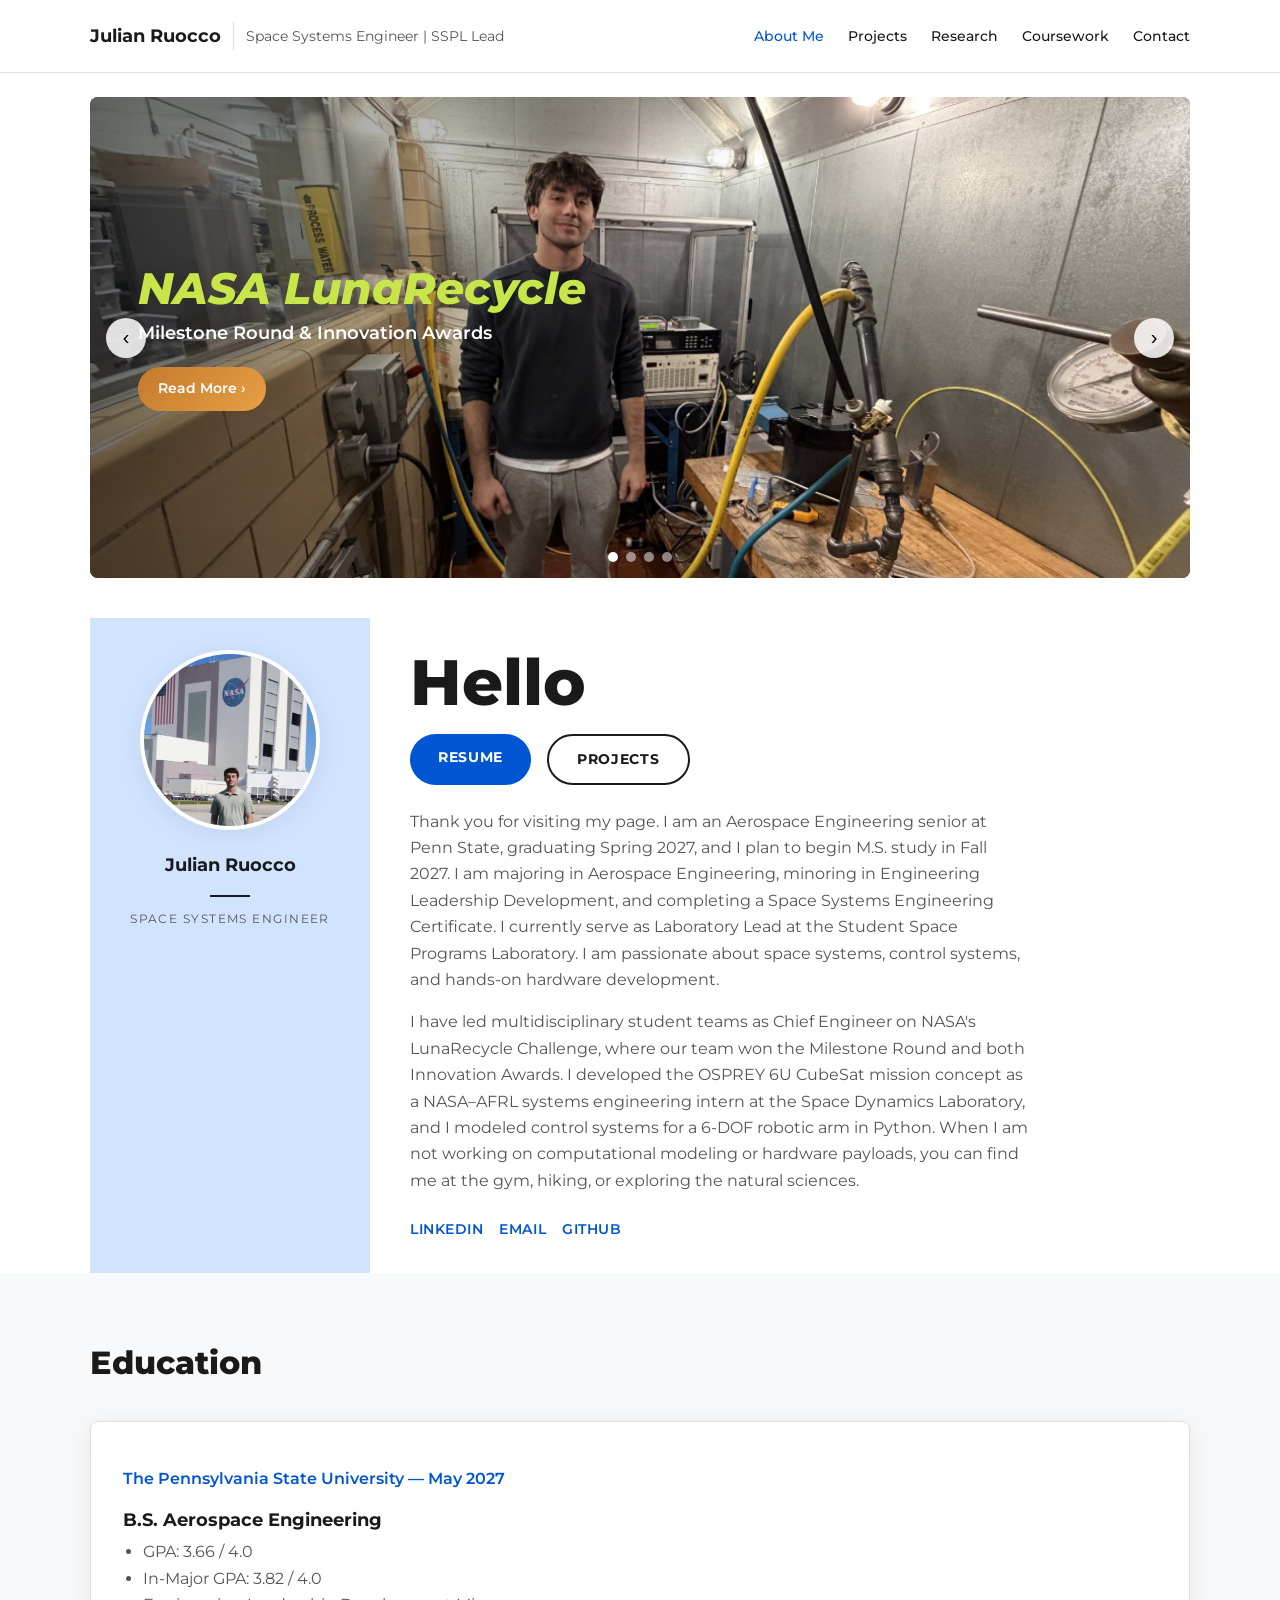
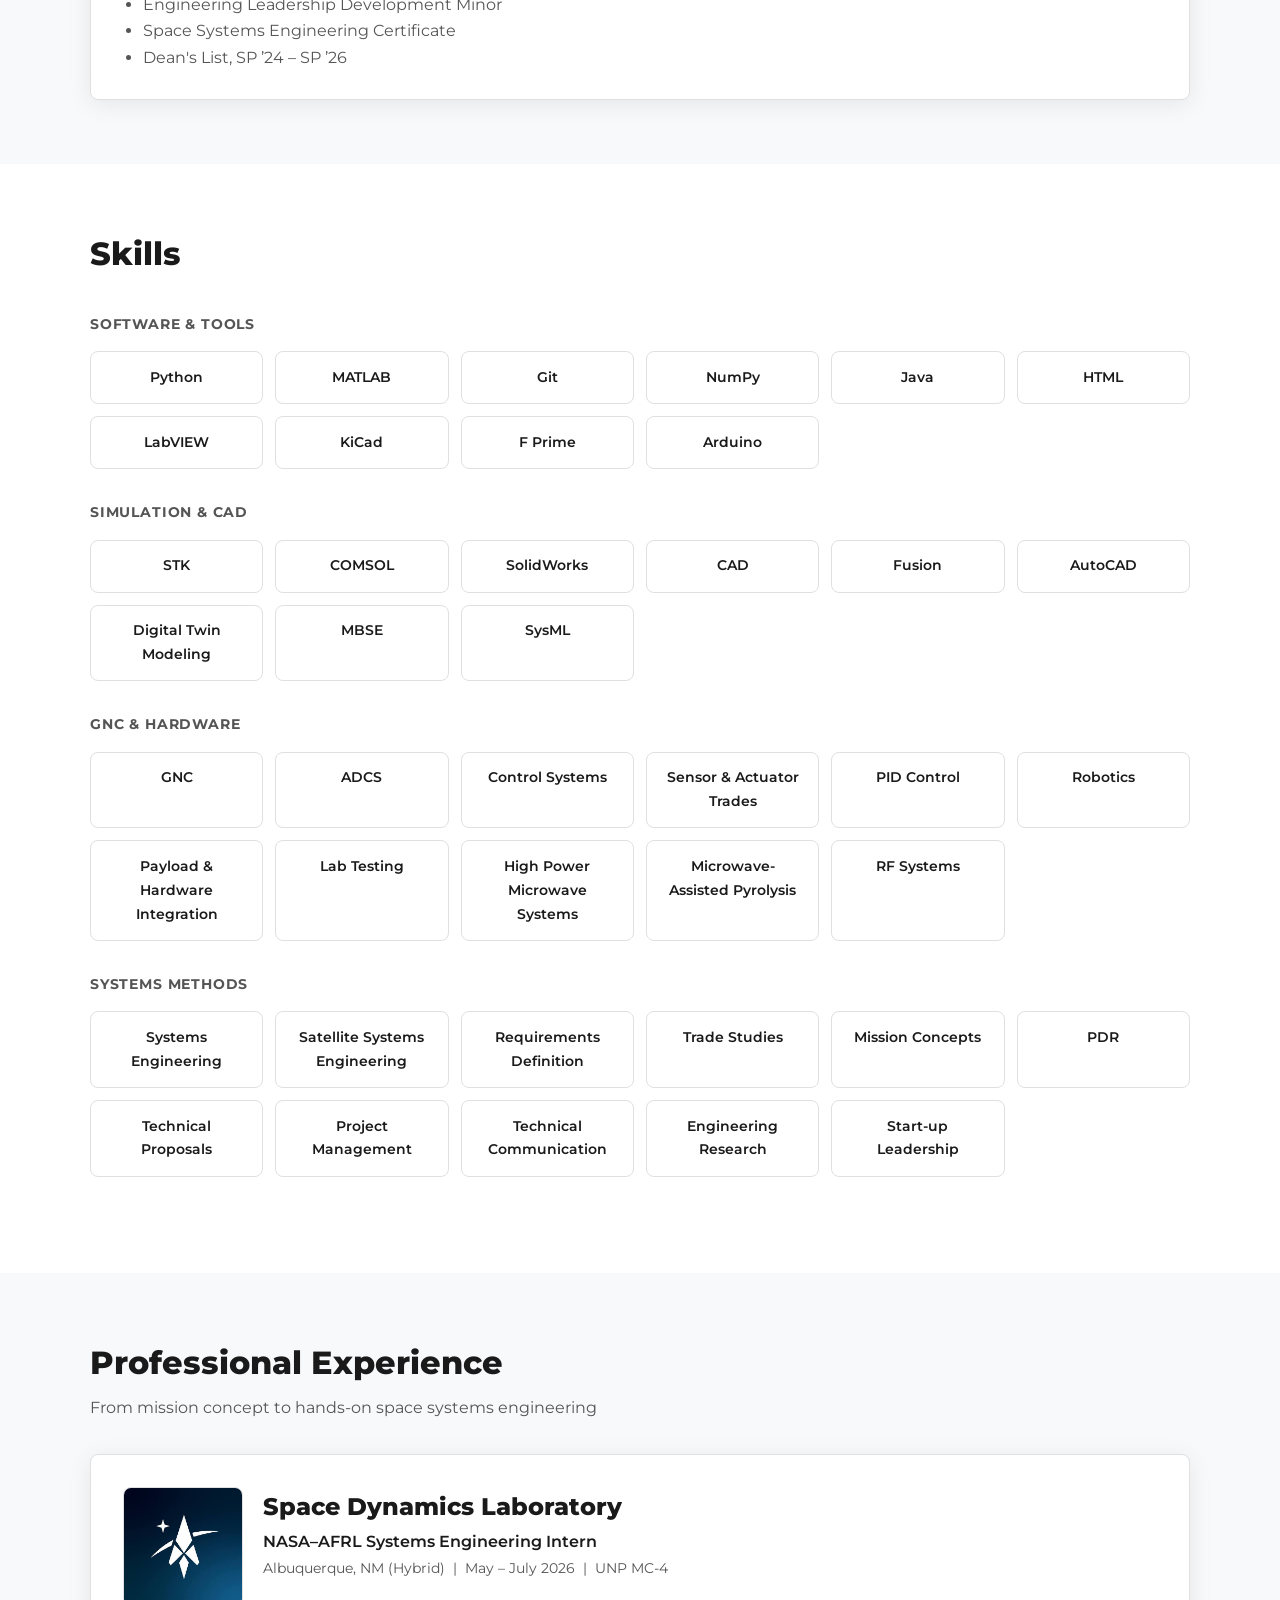
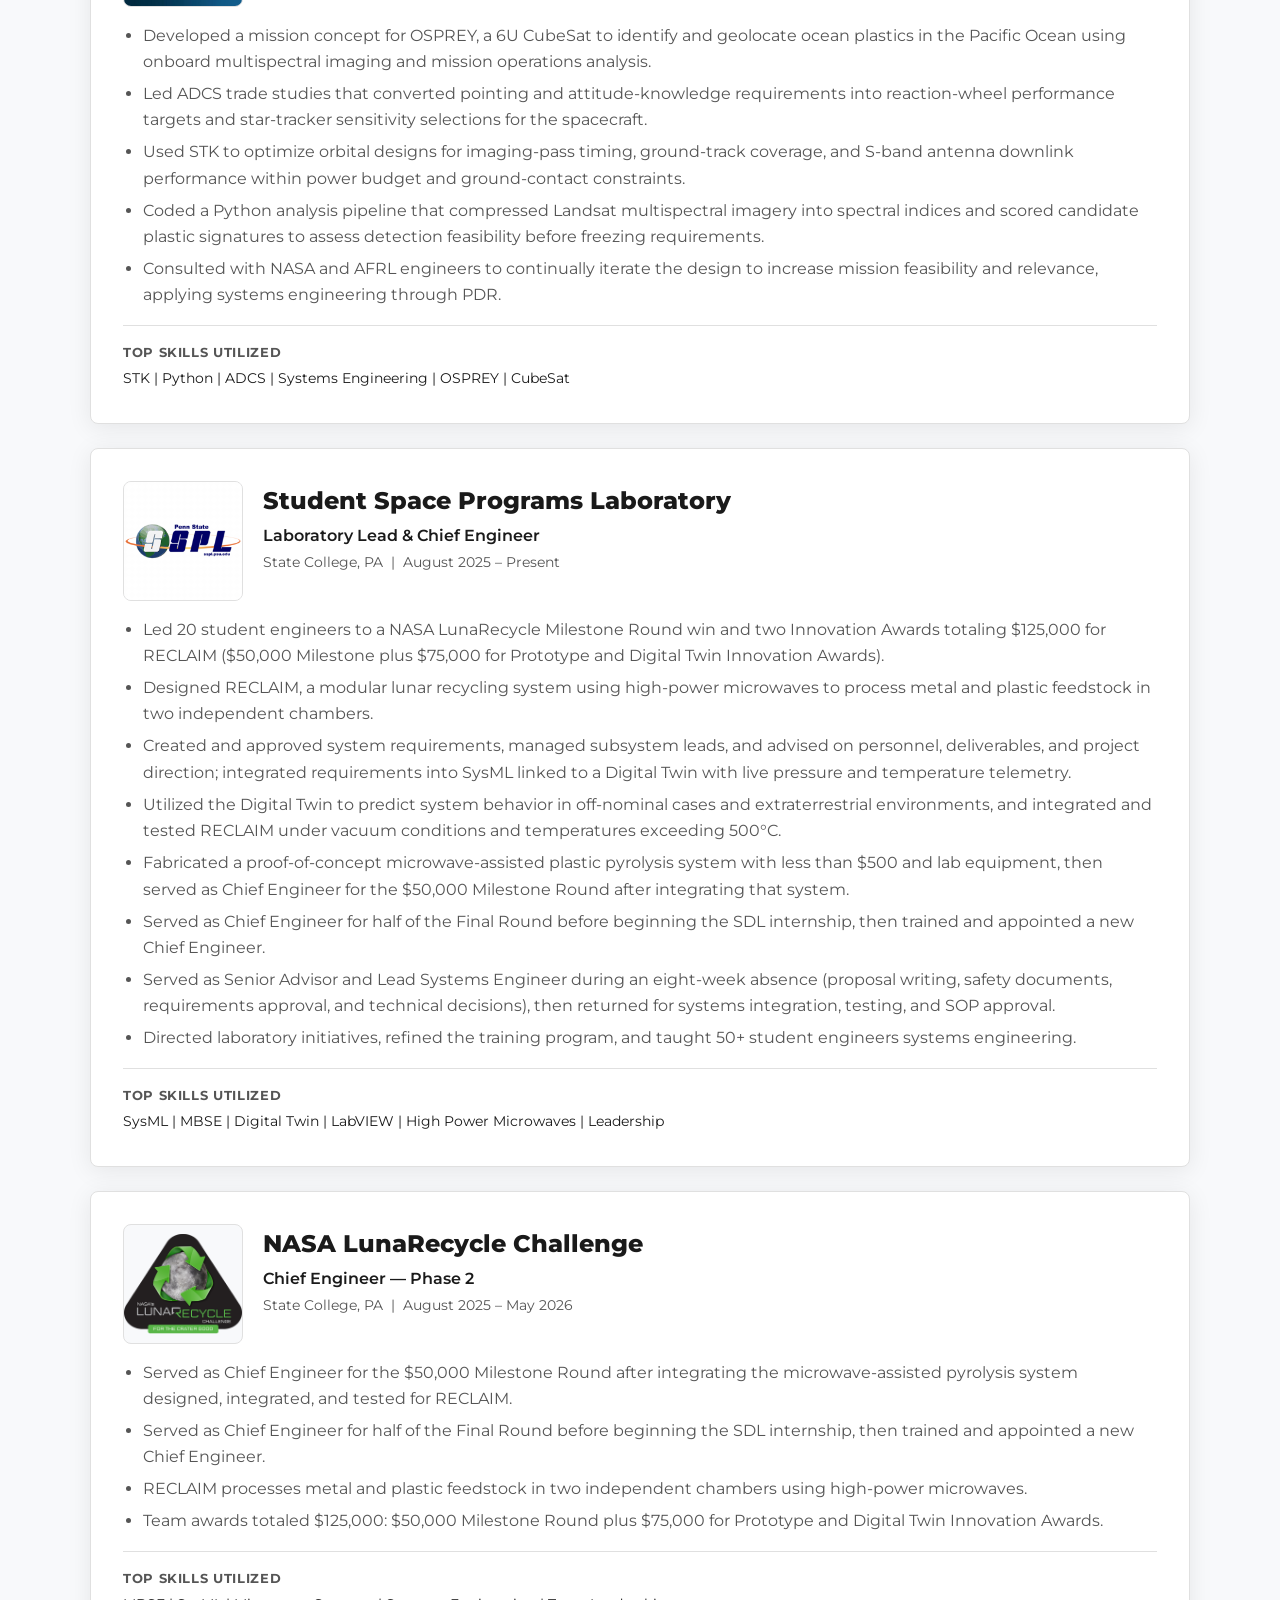
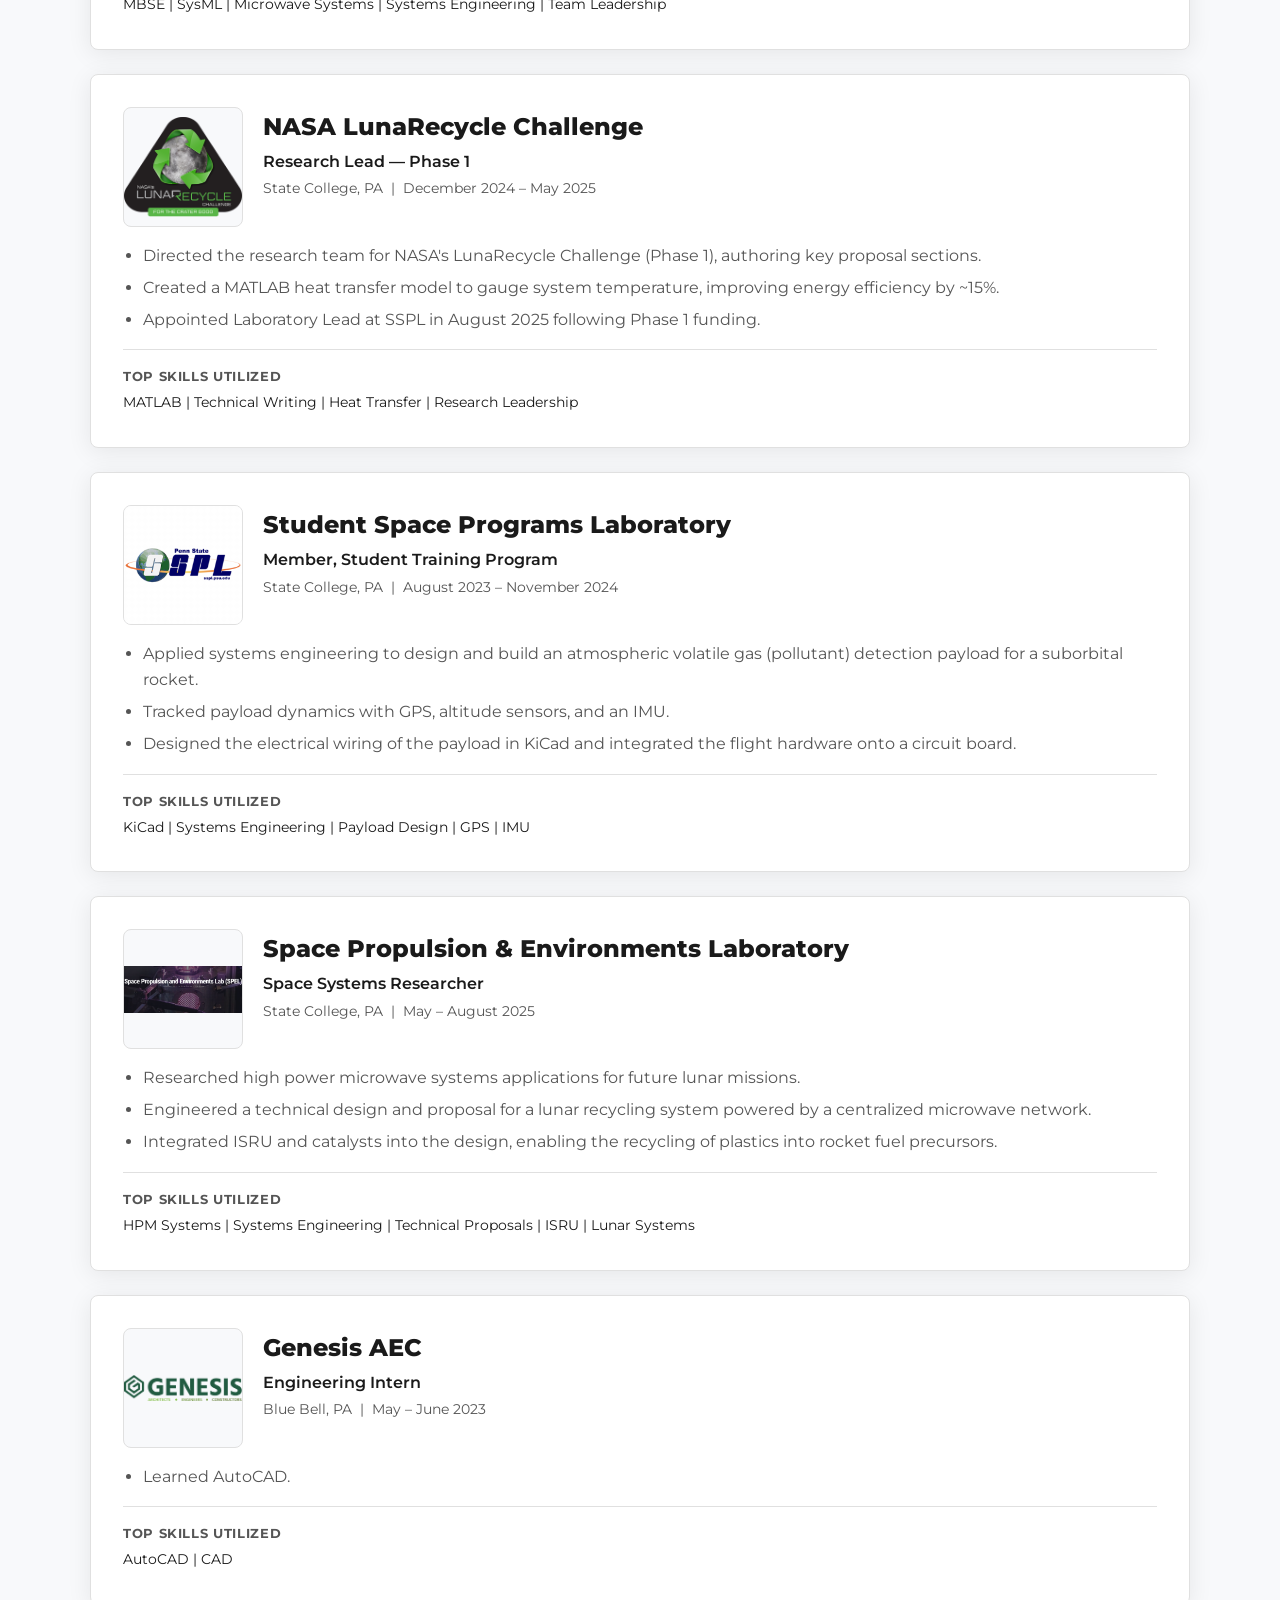
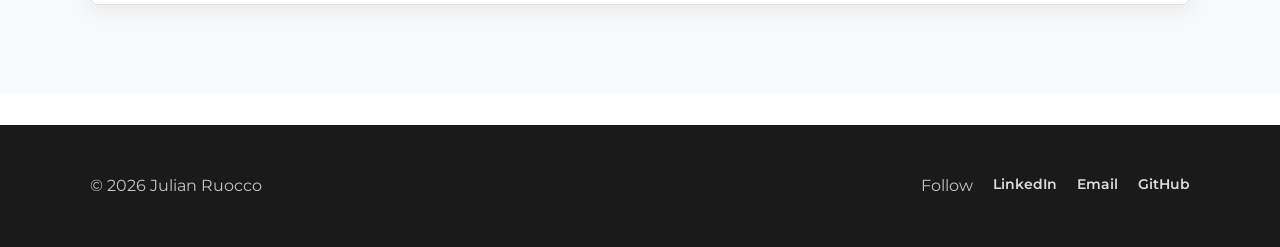
<file: index.html>
<!DOCTYPE html>
<html lang="en">
<head>
  <meta charset="UTF-8">
  <meta name="viewport" content="width=device-width, initial-scale=1.0">
  <title>Julian Ruocco | About</title>
  <link rel="preconnect" href="https://fonts.googleapis.com">
  <link rel="preconnect" href="https://fonts.gstatic.com" crossorigin>
  <link href="https://fonts.googleapis.com/css2?family=Montserrat:wght@400;500;600;700;800&display=swap" rel="stylesheet">
  <link rel="stylesheet" href="css/styles.css">
</head>
<body>

  <!-- ===================== HEADER ===================== -->
  <header class="site-header">
    <div class="container header-inner">
      <a href="index.html" class="brand">
        <span class="brand-name">Julian Ruocco</span>
        <span class="brand-divider"></span>
        <span class="brand-subtitle">Space Systems Engineer | SSPL Lead</span>
      </a>
      <button class="nav-toggle" aria-label="Toggle navigation">&#9776;</button>
      <nav class="site-nav">
        <ul>
          <li><a href="index.html" class="active">About Me</a></li>
          <li><a href="projects.html">Projects</a></li>
          <li><a href="research.html">Research</a></li>
          <li><a href="coursework.html">Coursework</a></li>
          <li><a href="contact.html">Contact</a></li>
        </ul>
      </nav>
    </div>
  </header>

  <main>
    <div class="container">

      <!-- ===================== HERO CAROUSEL ===================== -->
      <!-- ADD YOUR IMAGES HERE: 3–5 full-width banner photos -->
      <!-- Edit paths in js/images.js → heroSlides[] -->
      <!-- Recommended folder: assets/images/hero/hero-slide-1.jpg … hero-slide-4.jpg -->
      <section class="hero-carousel" aria-label="Featured projects slideshow">
        <div class="hero-slides-container">
          <!-- Slides injected by js/main.js from js/images.js -->
        </div>
        <button class="carousel-btn prev" aria-label="Previous slide">&#8249;</button>
        <button class="carousel-btn next" aria-label="Next slide">&#8250;</button>
        <div class="carousel-dots"></div>
      </section>

      <!-- ===================== ABOUT SECTION ===================== -->
      <section class="about-section" id="about">
        <aside class="about-sidebar">
          <!-- ADD YOUR IMAGE HERE: circular profile headshot -->
          <!-- Default: assets/images/profile.jpg (edit in js/images.js → profile) -->
          <div class="profile-photo-wrap">
            <img
              src="assets/images/profile.jpg"
              alt="Julian Ruocco profile photo"
              data-image-key="profile"
              data-fallback="profile"
            >
          </div>
          <p class="sidebar-name">Julian Ruocco</p>
          <div class="sidebar-divider"></div>
          <p class="sidebar-title">Space Systems Engineer</p>
        </aside>

        <div class="about-content">
          <h1>Hello</h1>
          <div class="action-buttons">
            <a href="assets/Julian-Ruocco-Resume.pdf" class="btn-primary" download>RESUME</a>
            <a href="projects.html" class="btn-outline">PROJECTS</a>
          </div>
          <div class="about-bio">
            <p>
              Thank you for visiting my page. I am an Aerospace Engineering senior at Penn State,
              graduating Spring 2027, and I plan to begin M.S. study in Fall 2027. I am majoring in
              Aerospace Engineering, minoring in Engineering Leadership Development, and completing a
              Space Systems Engineering Certificate. I currently serve as Laboratory Lead at the
              Student Space Programs Laboratory. I am passionate about space systems, control
              systems, and hands-on hardware development.
            </p>
            <p>
              I have led multidisciplinary student teams as Chief Engineer on NASA's LunaRecycle Challenge,
              where our team won the Milestone Round and both Innovation Awards. I developed the OSPREY
              6U CubeSat mission concept as a NASA–AFRL systems engineering intern at the Space Dynamics
              Laboratory, and I modeled control systems for a 6-DOF robotic arm in Python. When I am not
              working on computational modeling or hardware payloads, you can find me at the gym, hiking,
              or exploring the natural sciences.
            </p>
          </div>
          <div class="social-links">
            <a href="https://www.linkedin.com/in/julianruocco" target="_blank" rel="noopener">LinkedIn</a>
            <a href="mailto:julianruocco@gmail.com">Email</a>
            <a href="https://github.com/julianruocco" target="_blank" rel="noopener">GitHub</a>
          </div>
        </div>
      </section>
    </div>

    <!-- ===================== EDUCATION ===================== -->
    <section class="section section-alt" id="education">
      <div class="container">
        <div class="section-header">
          <h2>Education</h2>
        </div>
        <div class="education-card">
          <p class="school">The Pennsylvania State University — May 2027</p>
          <h3>B.S. Aerospace Engineering</h3>
          <ul>
            <li>GPA: 3.66 / 4.0</li>
            <li>In-Major GPA: 3.82 / 4.0</li>
            <li>Engineering Leadership Development Minor</li>
            <li>Space Systems Engineering Certificate</li>
            <li>Dean's List, SP ’24 – SP ’26</li>
          </ul>
        </div>
      </div>
    </section>

    <!-- ===================== SKILLS ===================== -->
    <section class="section" id="skills">
      <div class="container">
        <div class="section-header">
          <h2>Skills</h2>
        </div>

        <div class="skills-group">
          <h3>Software &amp; Tools</h3>
          <div class="skills-grid">
            <div class="skill-item">Python</div>
            <div class="skill-item">MATLAB</div>
            <div class="skill-item">Git</div>
            <div class="skill-item">NumPy</div>
            <div class="skill-item">Java</div>
            <div class="skill-item">HTML</div>
            <div class="skill-item">LabVIEW</div>
            <div class="skill-item">KiCad</div>
            <div class="skill-item">F Prime</div>
            <div class="skill-item">Arduino</div>
          </div>
        </div>

        <div class="skills-group">
          <h3>Simulation &amp; CAD</h3>
          <div class="skills-grid">
            <div class="skill-item">STK</div>
            <div class="skill-item">COMSOL</div>
            <div class="skill-item">SolidWorks</div>
            <div class="skill-item">CAD</div>
            <div class="skill-item">Fusion</div>
            <div class="skill-item">AutoCAD</div>
            <div class="skill-item">Digital Twin Modeling</div>
            <div class="skill-item">MBSE</div>
            <div class="skill-item">SysML</div>
          </div>
        </div>

        <div class="skills-group">
          <h3>GNC &amp; Hardware</h3>
          <div class="skills-grid">
            <div class="skill-item">GNC</div>
            <div class="skill-item">ADCS</div>
            <div class="skill-item">Control Systems</div>
            <div class="skill-item">Sensor &amp; Actuator Trades</div>
            <div class="skill-item">PID Control</div>
            <div class="skill-item">Robotics</div>
            <div class="skill-item">Payload &amp; Hardware Integration</div>
            <div class="skill-item">Lab Testing</div>
            <div class="skill-item">High Power Microwave Systems</div>
            <div class="skill-item">Microwave-Assisted Pyrolysis</div>
            <div class="skill-item">RF Systems</div>
          </div>
        </div>

        <div class="skills-group">
          <h3>Systems Methods</h3>
          <div class="skills-grid">
            <div class="skill-item">Systems Engineering</div>
            <div class="skill-item">Satellite Systems Engineering</div>
            <div class="skill-item">Requirements Definition</div>
            <div class="skill-item">Trade Studies</div>
            <div class="skill-item">Mission Concepts</div>
            <div class="skill-item">PDR</div>
            <div class="skill-item">Technical Proposals</div>
            <div class="skill-item">Project Management</div>
            <div class="skill-item">Technical Communication</div>
            <div class="skill-item">Engineering Research</div>
            <div class="skill-item">Start-up Leadership</div>
          </div>
        </div>
      </div>
    </section>

    <!-- ===================== PROFESSIONAL EXPERIENCE ===================== -->
    <section class="section section-alt" id="experience">
      <div class="container">
        <div class="section-header">
          <h2>Professional Experience</h2>
          <p>From mission concept to hands-on space systems engineering</p>
        </div>

        <!-- Experience card: SDL -->
        <article class="experience-card" id="sdl">
          <div class="experience-header">
            <!-- ADD YOUR IMAGE HERE (optional): org logo — assets/images/logos/sdl.png -->
            <img class="experience-logo hidden" src="" alt="Space Dynamics Laboratory logo" data-image-key="logo-sdl" data-fallback="logo">
            <div>
              <h3 class="experience-org">Space Dynamics Laboratory</h3>
              <p class="experience-role">NASA–AFRL Systems Engineering Intern</p>
              <p class="experience-meta">Albuquerque, NM (Hybrid) &nbsp;|&nbsp; May – July 2026 &nbsp;|&nbsp; UNP MC-4</p>
            </div>
          </div>
          <ul>
            <li>Developed a mission concept for OSPREY, a 6U CubeSat to identify and geolocate ocean plastics in the Pacific Ocean using onboard multispectral imaging and mission operations analysis.</li>
            <li>Led ADCS trade studies that converted pointing and attitude-knowledge requirements into reaction-wheel performance targets and star-tracker sensitivity selections for the spacecraft.</li>
            <li>Used STK to optimize orbital designs for imaging-pass timing, ground-track coverage, and S-band antenna downlink performance within power budget and ground-contact constraints.</li>
            <li>Coded a Python analysis pipeline that compressed Landsat multispectral imagery into spectral indices and scored candidate plastic signatures to assess detection feasibility before freezing requirements.</li>
            <li>Consulted with NASA and AFRL engineers to continually iterate the design to increase mission feasibility and relevance, applying systems engineering through PDR.</li>
          </ul>
          <div class="top-skills">
            <strong>Top Skills Utilized</strong>
            STK | Python | ADCS | Systems Engineering | OSPREY | CubeSat
          </div>
        </article>

        <!-- Experience card: SSPL Lab Lead -->
        <article class="experience-card" id="sspl">
          <div class="experience-header">
            <!-- ADD YOUR IMAGE HERE (optional): org logo — assets/images/logos/sspl.png -->
            <img class="experience-logo hidden" src="" alt="SSPL logo" data-image-key="logo-sspl" data-fallback="logo">
            <div>
              <h3 class="experience-org">Student Space Programs Laboratory</h3>
              <p class="experience-role">Laboratory Lead &amp; Chief Engineer</p>
              <p class="experience-meta">State College, PA &nbsp;|&nbsp; August 2025 – Present</p>
            </div>
          </div>
          <ul>
            <li>Led 20 student engineers to a NASA LunaRecycle Milestone Round win and two Innovation Awards totaling $125,000 for RECLAIM ($50,000 Milestone plus $75,000 for Prototype and Digital Twin Innovation Awards).</li>
            <li>Designed RECLAIM, a modular lunar recycling system using high-power microwaves to process metal and plastic feedstock in two independent chambers.</li>
            <li>Created and approved system requirements, managed subsystem leads, and advised on personnel, deliverables, and project direction; integrated requirements into SysML linked to a Digital Twin with live pressure and temperature telemetry.</li>
            <li>Utilized the Digital Twin to predict system behavior in off-nominal cases and extraterrestrial environments, and integrated and tested RECLAIM under vacuum conditions and temperatures exceeding 500°C.</li>
            <li>Fabricated a proof-of-concept microwave-assisted plastic pyrolysis system with less than $500 and lab equipment, then served as Chief Engineer for the $50,000 Milestone Round after integrating that system.</li>
            <li>Served as Chief Engineer for half of the Final Round before beginning the SDL internship, then trained and appointed a new Chief Engineer.</li>
            <li>Served as Senior Advisor and Lead Systems Engineer during an eight-week absence (proposal writing, safety documents, requirements approval, and technical decisions), then returned for systems integration, testing, and SOP approval.</li>
            <li>Directed laboratory initiatives, refined the training program, and taught 50+ student engineers systems engineering.</li>
          </ul>
          <div class="top-skills">
            <strong>Top Skills Utilized</strong>
            SysML | MBSE | Digital Twin | LabVIEW | High Power Microwaves | Leadership
          </div>
        </article>

        <!-- Experience card: LunaRecycle Phase 2 -->
        <article class="experience-card">
          <div class="experience-header">
            <!-- ADD YOUR IMAGE HERE (optional): org logo — assets/images/logos/nasa.png -->
            <img class="experience-logo hidden" src="" alt="NASA logo" data-image-key="logo-nasa" data-fallback="logo">
            <div>
              <h3 class="experience-org">NASA LunaRecycle Challenge</h3>
              <p class="experience-role">Chief Engineer — Phase 2</p>
              <p class="experience-meta">State College, PA &nbsp;|&nbsp; August 2025 – May 2026</p>
            </div>
          </div>
          <ul>
            <li>Served as Chief Engineer for the $50,000 Milestone Round after integrating the microwave-assisted pyrolysis system designed, integrated, and tested for RECLAIM.</li>
            <li>Served as Chief Engineer for half of the Final Round before beginning the SDL internship, then trained and appointed a new Chief Engineer.</li>
            <li>RECLAIM processes metal and plastic feedstock in two independent chambers using high-power microwaves.</li>
            <li>Team awards totaled $125,000: $50,000 Milestone Round plus $75,000 for Prototype and Digital Twin Innovation Awards.</li>
          </ul>
          <div class="top-skills">
            <strong>Top Skills Utilized</strong>
            MBSE | SysML | Microwave Systems | Systems Engineering | Team Leadership
          </div>
        </article>

        <!-- Experience card: LunaRecycle Phase 1 -->
        <article class="experience-card">
          <div class="experience-header">
            <img class="experience-logo hidden" src="" alt="NASA logo" data-image-key="logo-nasa" data-fallback="logo">
            <div>
              <h3 class="experience-org">NASA LunaRecycle Challenge</h3>
              <p class="experience-role">Research Lead — Phase 1</p>
              <p class="experience-meta">State College, PA &nbsp;|&nbsp; December 2024 – May 2025</p>
            </div>
          </div>
          <ul>
            <li>Directed the research team for NASA's LunaRecycle Challenge (Phase 1), authoring key proposal sections.</li>
            <li>Created a MATLAB heat transfer model to gauge system temperature, improving energy efficiency by ~15%.</li>
            <li>Appointed Laboratory Lead at SSPL in August 2025 following Phase 1 funding.</li>
          </ul>
          <div class="top-skills">
            <strong>Top Skills Utilized</strong>
            MATLAB | Technical Writing | Heat Transfer | Research Leadership
          </div>
        </article>

        <!-- Experience card: Student Training Program -->
        <article class="experience-card">
          <div class="experience-header">
            <img class="experience-logo hidden" src="" alt="SSPL logo" data-image-key="logo-sspl" data-fallback="logo">
            <div>
              <h3 class="experience-org">Student Space Programs Laboratory</h3>
              <p class="experience-role">Member, Student Training Program</p>
              <p class="experience-meta">State College, PA &nbsp;|&nbsp; August 2023 – November 2024</p>
            </div>
          </div>
          <ul>
            <li>Applied systems engineering to design and build an atmospheric volatile gas (pollutant) detection payload for a suborbital rocket.</li>
            <li>Tracked payload dynamics with GPS, altitude sensors, and an IMU.</li>
            <li>Designed the electrical wiring of the payload in KiCad and integrated the flight hardware onto a circuit board.</li>
          </ul>
          <div class="top-skills">
            <strong>Top Skills Utilized</strong>
            KiCad | Systems Engineering | Payload Design | GPS | IMU
          </div>
        </article>

        <!-- Experience card: SPEL Research -->
        <article class="experience-card">
          <div class="experience-header">
            <!-- ADD YOUR IMAGE HERE (optional): org logo — assets/images/logos/spel.png -->
            <img class="experience-logo hidden" src="" alt="SPEL logo" data-image-key="logo-spel" data-fallback="logo">
            <div>
              <h3 class="experience-org">Space Propulsion &amp; Environments Laboratory</h3>
              <p class="experience-role">Space Systems Researcher</p>
              <p class="experience-meta">State College, PA &nbsp;|&nbsp; May – August 2025</p>
            </div>
          </div>
          <ul>
            <li>Researched high power microwave systems applications for future lunar missions.</li>
            <li>Engineered a technical design and proposal for a lunar recycling system powered by a centralized microwave network.</li>
            <li>Integrated ISRU and catalysts into the design, enabling the recycling of plastics into rocket fuel precursors.</li>
          </ul>
          <div class="top-skills">
            <strong>Top Skills Utilized</strong>
            HPM Systems | Systems Engineering | Technical Proposals | ISRU | Lunar Systems
          </div>
        </article>

        <!-- Experience card: Genesis AEC -->
        <article class="experience-card" id="genesis">
          <div class="experience-header">
            <img class="experience-logo hidden" src="" alt="Genesis AEC logo" data-image-key="logo-genesis" data-fallback="logo">
            <div>
              <h3 class="experience-org">Genesis AEC</h3>
              <p class="experience-role">Engineering Intern</p>
              <p class="experience-meta">Blue Bell, PA &nbsp;|&nbsp; May – June 2023</p>
            </div>
          </div>
          <ul>
            <li>Learned AutoCAD.</li>
          </ul>
          <div class="top-skills">
            <strong>Top Skills Utilized</strong>
            AutoCAD | CAD
          </div>
        </article>
      </div>
    </section>
  </main>

  <!-- ===================== FOOTER ===================== -->
  <footer class="site-footer">
    <div class="container footer-inner">
      <p>&copy; 2026 Julian Ruocco</p>
      <div class="footer-social">
        <span>Follow</span>
        <a href="https://www.linkedin.com/in/julianruocco" target="_blank" rel="noopener">LinkedIn</a>
        <a href="mailto:julianruocco@gmail.com">Email</a>
        <a href="https://github.com/julianruocco" target="_blank" rel="noopener">GitHub</a>
      </div>
    </div>
  </footer>

  <script src="js/images.js"></script>
  <script src="js/main.js"></script>
</body>
</html>
</file>
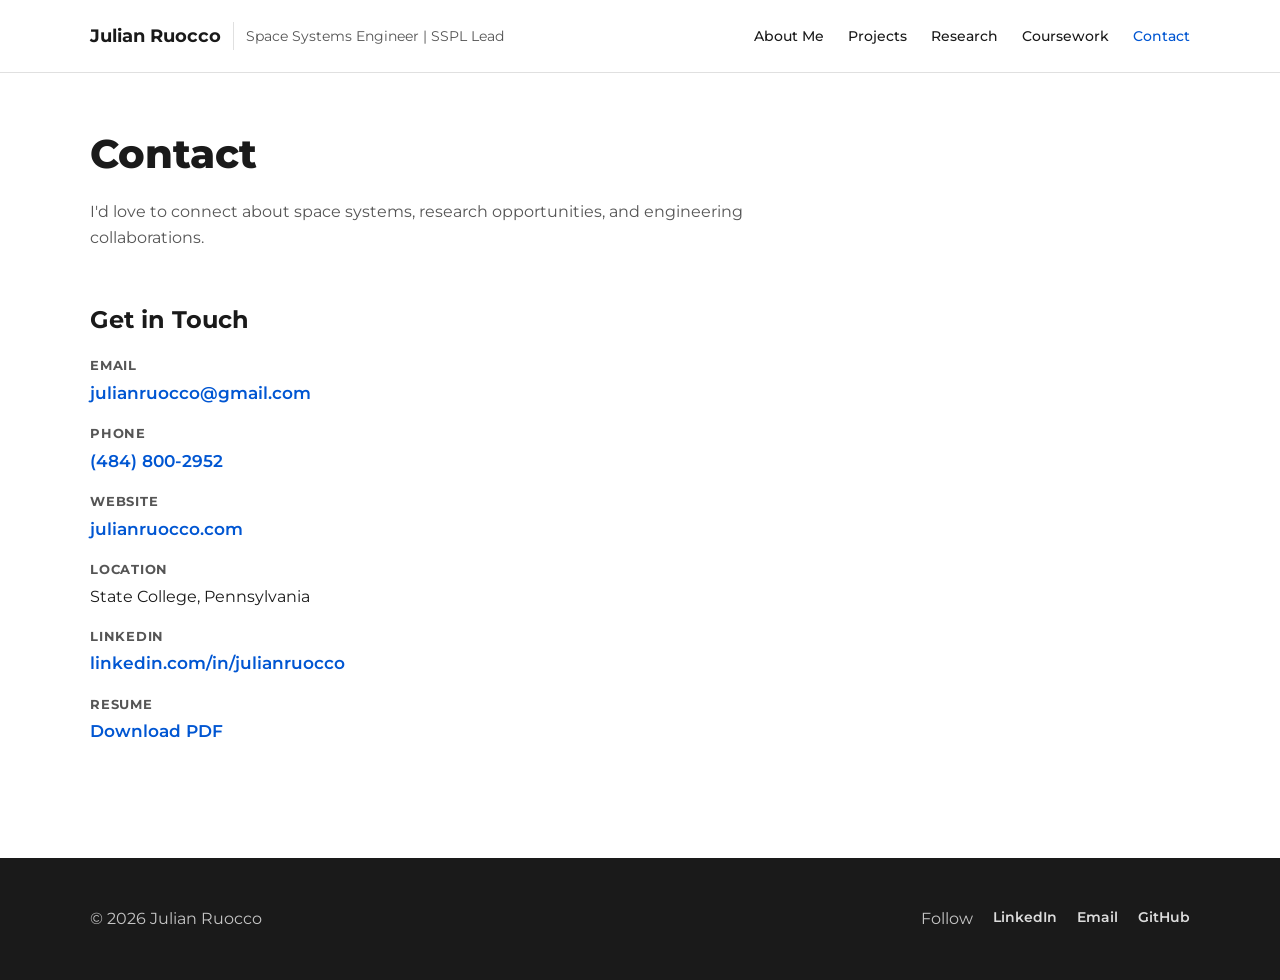
<file: contact.html>
<!DOCTYPE html>
<html lang="en">
<head>
  <meta charset="UTF-8">
  <meta name="viewport" content="width=device-width, initial-scale=1.0">
  <title>Julian Ruocco | Contact</title>
  <link rel="preconnect" href="https://fonts.googleapis.com">
  <link rel="preconnect" href="https://fonts.gstatic.com" crossorigin>
  <link href="https://fonts.googleapis.com/css2?family=Montserrat:wght@400;500;600;700;800&display=swap" rel="stylesheet">
  <link rel="stylesheet" href="css/styles.css">
</head>
<body>

  <header class="site-header">
    <div class="container header-inner">
      <a href="index.html" class="brand">
        <span class="brand-name">Julian Ruocco</span>
        <span class="brand-divider"></span>
        <span class="brand-subtitle">Space Systems Engineer | SSPL Lead</span>
      </a>
      <button class="nav-toggle" aria-label="Toggle navigation">&#9776;</button>
      <nav class="site-nav">
        <ul>
          <li><a href="index.html">About Me</a></li>
          <li><a href="projects.html">Projects</a></li>
          <li><a href="research.html">Research</a></li>
          <li><a href="coursework.html">Coursework</a></li>
          <li><a href="contact.html" class="active">Contact</a></li>
        </ul>
      </nav>
    </div>
  </header>

  <main>
    <div class="container page-hero">
      <h1>Contact</h1>
      <p>I'd love to connect about space systems, research opportunities, and engineering collaborations.</p>
    </div>

    <div class="container contact-grid">

      <div class="contact-info">
        <h2>Get in Touch</h2>

        <div class="contact-detail">
          <strong>Email</strong>
          <a href="mailto:julianruocco@gmail.com">julianruocco@gmail.com</a>
        </div>

        <div class="contact-detail">
          <strong>Phone</strong>
          <a href="tel:+14848002952">(484) 800-2952</a>
        </div>

        <div class="contact-detail">
          <strong>Website</strong>
          <a href="https://julianruocco.com">julianruocco.com</a>
        </div>

        <div class="contact-detail">
          <strong>Location</strong>
          State College, Pennsylvania
        </div>

        <div class="contact-detail">
          <strong>LinkedIn</strong>
          <a href="https://www.linkedin.com/in/julianruocco" target="_blank" rel="noopener">linkedin.com/in/julianruocco</a>
        </div>

        <div class="contact-detail">
          <strong>Resume</strong>
          <a href="assets/Julian-Ruocco-Resume.pdf" download>Download PDF</a>
        </div>
      </div>

    </div>
  </main>

  <footer class="site-footer">
    <div class="container footer-inner">
      <p>&copy; 2026 Julian Ruocco</p>
      <div class="footer-social">
        <span>Follow</span>
        <a href="https://www.linkedin.com/in/julianruocco" target="_blank" rel="noopener">LinkedIn</a>
        <a href="mailto:julianruocco@gmail.com">Email</a>
        <a href="https://github.com/julianruocco" target="_blank" rel="noopener">GitHub</a>
      </div>
    </div>
  </footer>

  <script src="js/images.js"></script>
  <script src="js/main.js"></script>
</body>
</html>
</file>
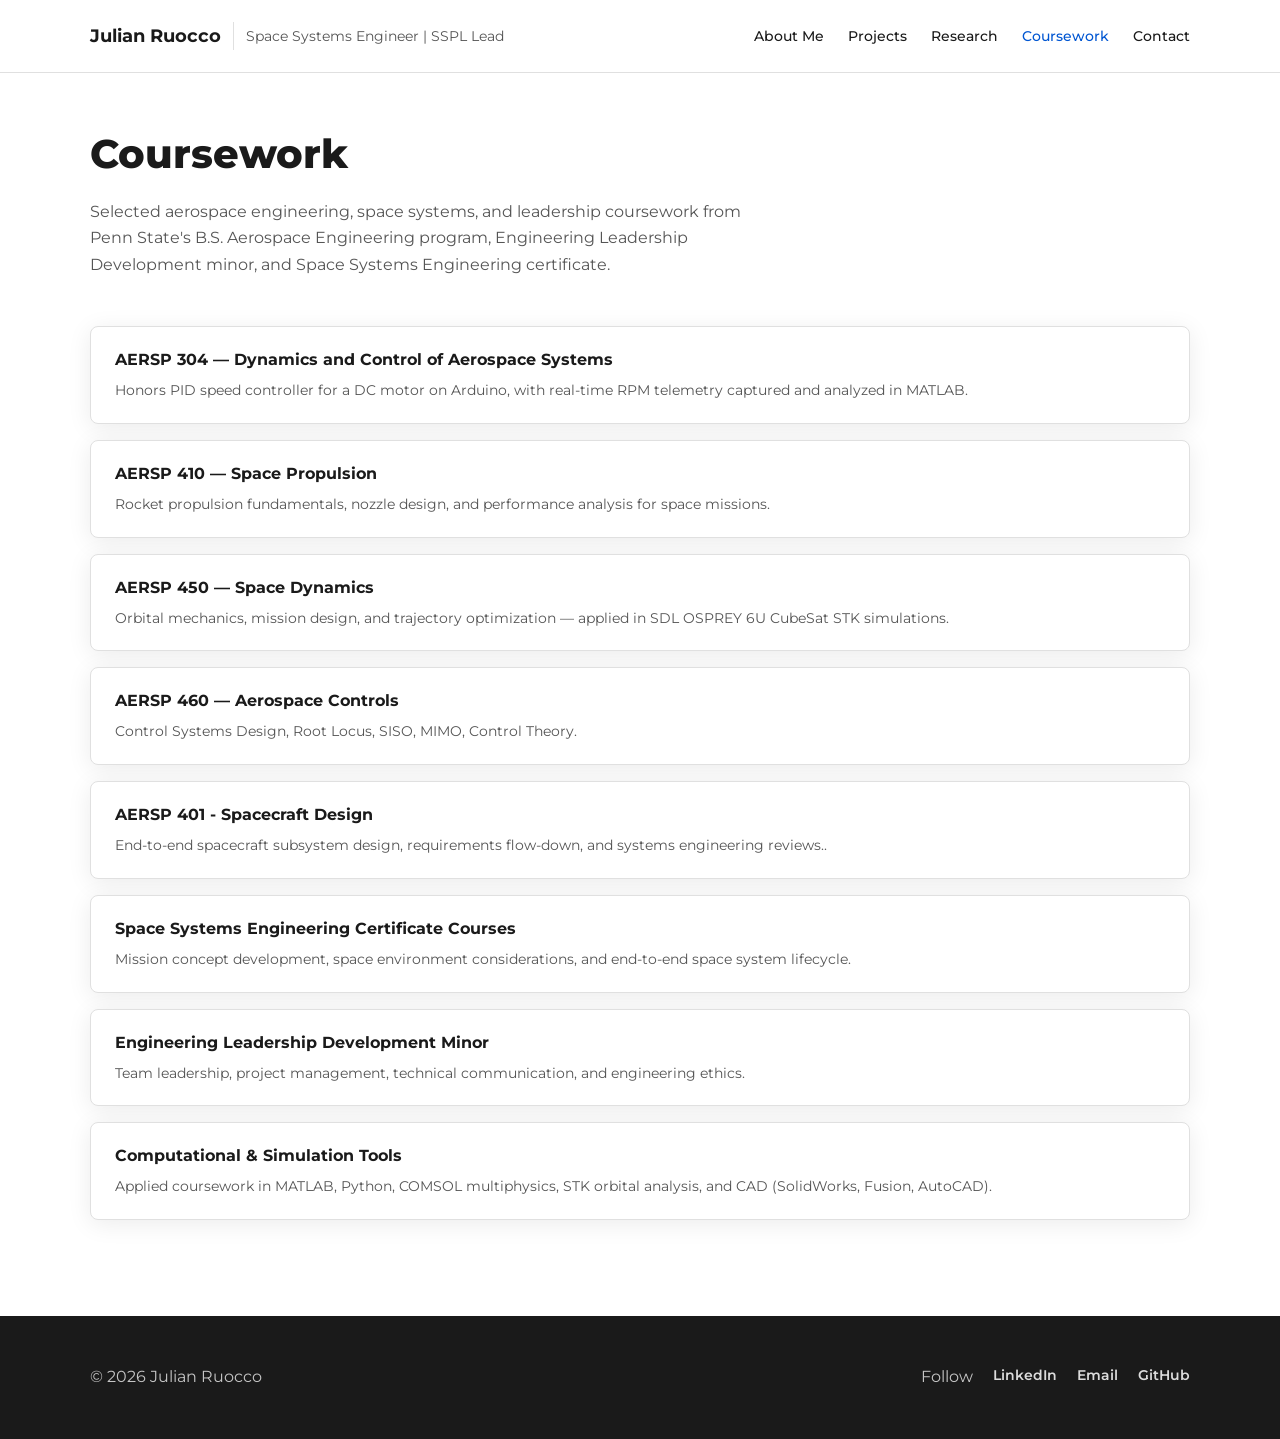
<file: coursework.html>
<!DOCTYPE html>
<html lang="en">
<head>
  <meta charset="UTF-8">
  <meta name="viewport" content="width=device-width, initial-scale=1.0">
  <title>Julian Ruocco | Coursework</title>
  <link rel="preconnect" href="https://fonts.googleapis.com">
  <link rel="preconnect" href="https://fonts.gstatic.com" crossorigin>
  <link href="https://fonts.googleapis.com/css2?family=Montserrat:wght@400;500;600;700;800&display=swap" rel="stylesheet">
  <link rel="stylesheet" href="css/styles.css">
</head>
<body>

  <header class="site-header">
    <div class="container header-inner">
      <a href="index.html" class="brand">
        <span class="brand-name">Julian Ruocco</span>
        <span class="brand-divider"></span>
        <span class="brand-subtitle">Space Systems Engineer | SSPL Lead</span>
      </a>
      <button class="nav-toggle" aria-label="Toggle navigation">&#9776;</button>
      <nav class="site-nav">
        <ul>
          <li><a href="index.html">About Me</a></li>
          <li><a href="projects.html">Projects</a></li>
          <li><a href="research.html">Research</a></li>
          <li><a href="coursework.html" class="active">Coursework</a></li>
          <li><a href="contact.html">Contact</a></li>
        </ul>
      </nav>
    </div>
  </header>

  <main>
    <div class="container page-hero">
      <h1>Coursework</h1>
      <p>
        Selected aerospace engineering, space systems, and leadership coursework from
        Penn State's B.S. Aerospace Engineering program, Engineering Leadership Development
        minor, and Space Systems Engineering certificate.
      </p>
    </div>

    <div class="container course-list">

      <div class="course-item">
        <h3>AERSP 304 — Dynamics and Control of Aerospace Systems</h3>
        <p>Honors PID speed controller for a DC motor on Arduino, with real-time RPM telemetry captured and analyzed in MATLAB.</p>
      </div>

      <div class="course-item">
        <h3>AERSP 410 — Space Propulsion</h3>
        <p>Rocket propulsion fundamentals, nozzle design, and performance analysis for space missions.</p>
      </div>

      <div class="course-item">
        <h3>AERSP 450 — Space Dynamics</h3>
        <p>Orbital mechanics, mission design, and trajectory optimization — applied in SDL OSPREY 6U CubeSat STK simulations.</p>
      </div>

      <div class="course-item">
        <h3>AERSP 460 — Aerospace Controls</h3>
        <p>Control Systems Design, Root Locus, SISO, MIMO, Control Theory.</p>
      </div>

      <div class="course-item">
        <h3>AERSP 401 - Spacecraft Design</h3>
        <p>End-to-end spacecraft subsystem design, requirements flow-down, and systems engineering reviews..</p>
      </div>

      <div class="course-item">
        <h3>Space Systems Engineering Certificate Courses</h3>
        <p>Mission concept development, space environment considerations, and end-to-end space system lifecycle.</p>
      </div>

      <div class="course-item">
        <h3>Engineering Leadership Development Minor</h3>
        <p>Team leadership, project management, technical communication, and engineering ethics.</p>
      </div>

      <div class="course-item">
        <h3>Computational &amp; Simulation Tools</h3>
        <p>Applied coursework in MATLAB, Python, COMSOL multiphysics, STK orbital analysis, and CAD (SolidWorks, Fusion, AutoCAD).</p>
      </div>

    </div>
  </main>

  <footer class="site-footer">
    <div class="container footer-inner">
      <p>&copy; 2026 Julian Ruocco</p>
      <div class="footer-social">
        <span>Follow</span>
        <a href="https://www.linkedin.com/in/julianruocco" target="_blank" rel="noopener">LinkedIn</a>
        <a href="mailto:julianruocco@gmail.com">Email</a>
        <a href="https://github.com/julianruocco" target="_blank" rel="noopener">GitHub</a>
      </div>
    </div>
  </footer>

  <script src="js/images.js"></script>
  <script src="js/main.js"></script>
</body>
</html>
</file>
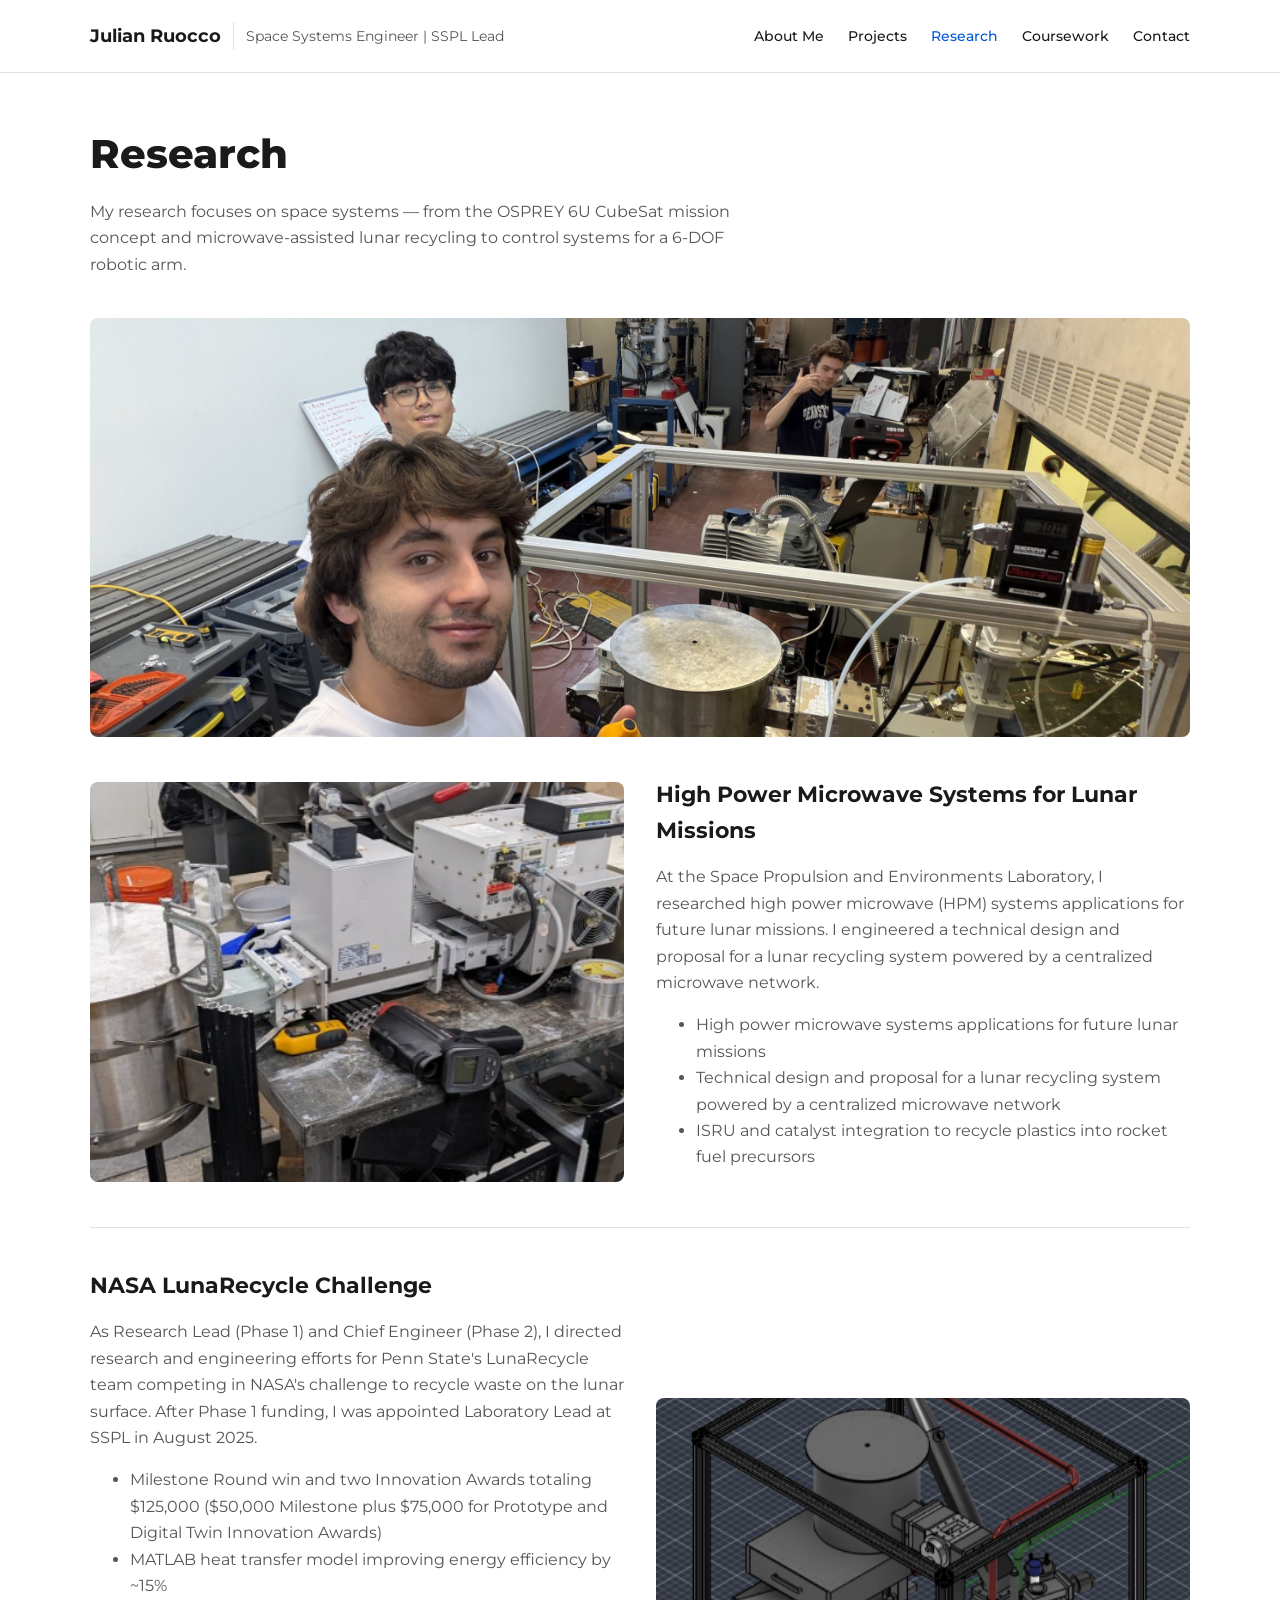
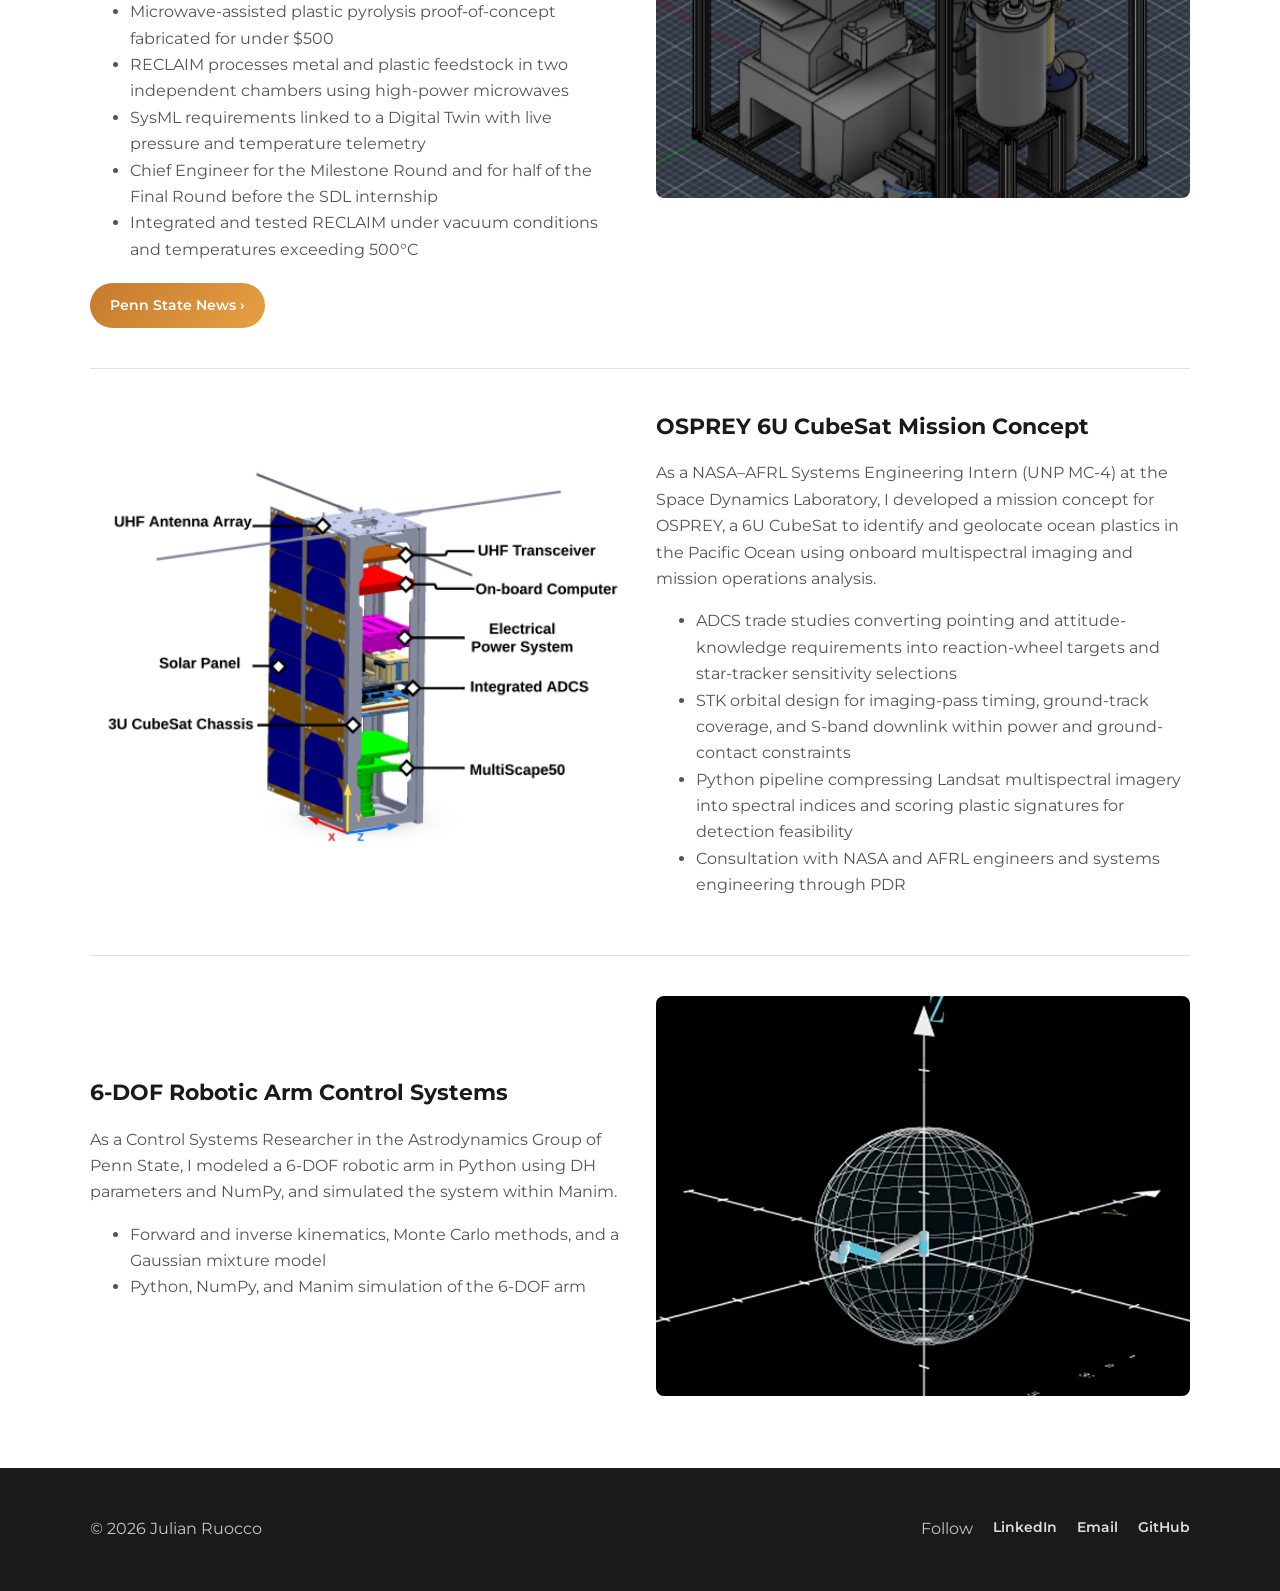
<file: research.html>
<!DOCTYPE html>
<html lang="en">
<head>
  <meta charset="UTF-8">
  <meta name="viewport" content="width=device-width, initial-scale=1.0">
  <title>Julian Ruocco | Research</title>
  <link rel="preconnect" href="https://fonts.googleapis.com">
  <link rel="preconnect" href="https://fonts.gstatic.com" crossorigin>
  <link href="https://fonts.googleapis.com/css2?family=Montserrat:wght@400;500;600;700;800&display=swap" rel="stylesheet">
  <link rel="stylesheet" href="css/styles.css">
</head>
<body>

  <header class="site-header">
    <div class="container header-inner">
      <a href="index.html" class="brand">
        <span class="brand-name">Julian Ruocco</span>
        <span class="brand-divider"></span>
        <span class="brand-subtitle">Space Systems Engineer | SSPL Lead</span>
      </a>
      <button class="nav-toggle" aria-label="Toggle navigation">&#9776;</button>
      <nav class="site-nav">
        <ul>
          <li><a href="index.html">About Me</a></li>
          <li><a href="projects.html">Projects</a></li>
          <li><a href="research.html" class="active">Research</a></li>
          <li><a href="coursework.html">Coursework</a></li>
          <li><a href="contact.html">Contact</a></li>
        </ul>
      </nav>
    </div>
  </header>

  <main>
    <div class="container page-hero">
      <h1>Research</h1>
      <p>
        My research focuses on space systems — from the OSPREY 6U CubeSat mission concept and
        microwave-assisted lunar recycling to control systems for a 6-DOF robotic arm.
      </p>
    </div>

    <!-- ADD YOUR IMAGE HERE: research page hero banner -->
    <!-- File: assets/images/research/research-hero.jpg (edit in js/images.js → research.hero) -->
    <div class="container">
      <div class="research-hero-image">
        <img src="assets/images/research/research-hero.jpg" alt="Research overview" data-image-key="research-hero" data-fallback="research">
      </div>
    </div>

    <div class="container">

      <!-- Research item: HPM -->
      <article class="research-item" id="hpm">
        <div class="research-item-image">
          <!-- ADD YOUR IMAGE HERE: HPM research photo -->
          <!-- File: assets/images/research/hpm-lunar.jpg -->
          <img src="assets/images/research/hpm-lunar.jpg" alt="High power microwave lunar research" data-image-key="research-hpm" data-fallback="research">
        </div>
        <div class="research-item-text">
          <h2>High Power Microwave Systems for Lunar Missions</h2>
          <p>
            At the Space Propulsion and Environments Laboratory, I researched high power
            microwave (HPM) systems applications for future lunar missions. I engineered a
            technical design and proposal for a lunar recycling system powered by a centralized
            microwave network.
          </p>
          <ul>
            <li>High power microwave systems applications for future lunar missions</li>
            <li>Technical design and proposal for a lunar recycling system powered by a centralized microwave network</li>
            <li>ISRU and catalyst integration to recycle plastics into rocket fuel precursors</li>
          </ul>
        </div>
      </article>

      <!-- Research item: LunaRecycle -->
      <article class="research-item reverse" id="lunarecycle">
        <div class="research-item-image">
          <!-- ADD YOUR IMAGE HERE: LunaRecycle research photo -->
          <!-- File: assets/images/research/lunarecycle-research.jpg -->
          <img src="assets/images/research/lunarecycle-research.jpg" alt="LunaRecycle research" data-image-key="research-lunarecycle" data-fallback="research">
        </div>
        <div class="research-item-text">
          <h2>NASA LunaRecycle Challenge</h2>
          <p>
            As Research Lead (Phase 1) and Chief Engineer (Phase 2), I directed research
            and engineering efforts for Penn State's LunaRecycle team competing in NASA's
            challenge to recycle waste on the lunar surface. After Phase 1 funding, I was
            appointed Laboratory Lead at SSPL in August 2025.
          </p>
          <ul>
            <li>Milestone Round win and two Innovation Awards totaling $125,000 ($50,000 Milestone plus $75,000 for Prototype and Digital Twin Innovation Awards)</li>
            <li>MATLAB heat transfer model improving energy efficiency by ~15%</li>
            <li>Microwave-assisted plastic pyrolysis proof-of-concept fabricated for under $500</li>
            <li>RECLAIM processes metal and plastic feedstock in two independent chambers using high-power microwaves</li>
            <li>SysML requirements linked to a Digital Twin with live pressure and temperature telemetry</li>
            <li>Chief Engineer for the Milestone Round and for half of the Final Round before the SDL internship</li>
            <li>Integrated and tested RECLAIM under vacuum conditions and temperatures exceeding 500°C</li>
          </ul>
          <div class="card-links">
            <a href="https://www.psu.edu/news/engineering/story/penn-state-wins-multiple-awards-nasas-lunarecycle-challenge" class="btn-read-more" target="_blank" rel="noopener">Penn State News &rsaquo;</a>
          </div>
        </div>
      </article>

      <!-- Research item: CubeSat -->
      <article class="research-item" id="cubesat">
        <div class="research-item-image">
          <img src="assets/images/projects/cubesat.jpg" alt="Ocean plastics 6U CubeSat mission" data-image-key="research-cubesat" data-fallback="research">
        </div>
        <div class="research-item-text">
          <h2>OSPREY 6U CubeSat Mission Concept</h2>
          <p>
            As a NASA–AFRL Systems Engineering Intern (UNP MC-4) at the Space Dynamics Laboratory,
            I developed a mission concept for OSPREY, a 6U CubeSat to identify and geolocate ocean
            plastics in the Pacific Ocean using onboard multispectral imaging and mission operations analysis.
          </p>
          <ul>
            <li>ADCS trade studies converting pointing and attitude-knowledge requirements into reaction-wheel targets and star-tracker sensitivity selections</li>
            <li>STK orbital design for imaging-pass timing, ground-track coverage, and S-band downlink within power and ground-contact constraints</li>
            <li>Python pipeline compressing Landsat multispectral imagery into spectral indices and scoring plastic signatures for detection feasibility</li>
            <li>Consultation with NASA and AFRL engineers and systems engineering through PDR</li>
          </ul>
        </div>
      </article>

      <!-- Research item: 6-DOF robotic arm -->
      <article class="research-item reverse" id="robotic-arm">
        <div class="research-item-image">
          <img src="assets/images/projects/cr.png" alt="6-DOF robotic arm control research" data-image-key="research-roboticArm" data-fallback="research">
        </div>
        <div class="research-item-text">
          <h2>6-DOF Robotic Arm Control Systems</h2>
          <p>
            As a Control Systems Researcher in the Astrodynamics Group of Penn State,
            I modeled a 6-DOF robotic arm in Python using DH parameters and NumPy,
            and simulated the system within Manim.
          </p>
          <ul>
            <li>Forward and inverse kinematics, Monte Carlo methods, and a Gaussian mixture model</li>
            <li>Python, NumPy, and Manim simulation of the 6-DOF arm</li>
          </ul>
        </div>
      </article>

  

    </div>
  </main>

  <footer class="site-footer">
    <div class="container footer-inner">
      <p>&copy; 2026 Julian Ruocco</p>
      <div class="footer-social">
        <span>Follow</span>
        <a href="https://www.linkedin.com/in/julianruocco" target="_blank" rel="noopener">LinkedIn</a>
        <a href="mailto:julianruocco@gmail.com">Email</a>
        <a href="https://github.com/julianruocco" target="_blank" rel="noopener">GitHub</a>
      </div>
    </div>
  </footer>

  <script src="js/images.js"></script>
  <script src="js/main.js"></script>
</body>
</html>
</file>
<file: css/styles.css>
/* ==========================================================================
   Julian Ruocco Portfolio — inspired by zemichaelgebeyehu.com layout
   ========================================================================== */

:root {
  --color-white: #ffffff;
  --color-bg: #f8f9fb;
  --color-sidebar: #d1e4ff;
  --color-accent: #0056d2;
  --color-accent-hover: #0044a8;
  --color-text: #1a1a1a;
  --color-text-muted: #555555;
  --color-border: #e0e0e0;
  --font-main: "Montserrat", "Segoe UI", Helvetica, Arial, sans-serif;
  --max-width: 1100px;
  --header-height: 72px;
  --radius: 8px;
  --shadow: 0 4px 24px rgba(0, 0, 0, 0.08);
}

*,
*::before,
*::after {
  box-sizing: border-box;
}

html {
  scroll-behavior: smooth;
}

body {
  margin: 0;
  font-family: var(--font-main);
  font-size: 16px;
  line-height: 1.65;
  color: var(--color-text);
  background: var(--color-white);
}

img {
  max-width: 100%;
  height: auto;
  display: block;
}

a {
  color: var(--color-accent);
  text-decoration: none;
}

a:hover {
  text-decoration: underline;
}

.container {
  width: min(100% - 2rem, var(--max-width));
  margin-inline: auto;
}

/* -------------------------------------------------------------------------- */
/* Header                                                                     */
/* -------------------------------------------------------------------------- */

.site-header {
  position: sticky;
  top: 0;
  z-index: 100;
  background: var(--color-white);
  border-bottom: 1px solid var(--color-border);
}

.header-inner {
  display: flex;
  align-items: center;
  justify-content: space-between;
  min-height: var(--header-height);
  gap: 1.5rem;
}

.brand {
  display: flex;
  align-items: center;
  gap: 0.75rem;
  text-decoration: none;
  color: inherit;
}

.brand:hover {
  text-decoration: none;
}

.brand-name {
  font-size: 1.15rem;
  font-weight: 700;
  white-space: nowrap;
}

.brand-divider {
  width: 1px;
  height: 28px;
  background: var(--color-border);
}

.brand-subtitle {
  font-size: 0.85rem;
  color: var(--color-text-muted);
  font-weight: 400;
}

.site-nav ul {
  display: flex;
  list-style: none;
  margin: 0;
  padding: 0;
  gap: 1.5rem;
}

.site-nav a {
  color: var(--color-text);
  font-size: 0.9rem;
  font-weight: 500;
  text-decoration: none;
}

.site-nav a:hover,
.site-nav a.active {
  color: var(--color-accent);
}

.nav-toggle {
  display: none;
  background: none;
  border: none;
  font-size: 1.5rem;
  cursor: pointer;
  padding: 0.25rem;
}

/* -------------------------------------------------------------------------- */
/* Hero carousel                                                              */
/* -------------------------------------------------------------------------- */

.hero-carousel {
  position: relative;
  width: 100%;
  max-width: var(--max-width);
  margin: 1.5rem auto 0;
  overflow: hidden;
  border-radius: var(--radius);
  aspect-ratio: 16 / 7;
  background: #2a3f5f;
}

.hero-slide {
  position: absolute;
  inset: 0;
  opacity: 0;
  transition: opacity 0.6s ease;
  pointer-events: none;
}

.hero-slide.active {
  opacity: 1;
  pointer-events: auto;
}

.hero-slide img {
  width: 100%;
  height: 100%;
  object-fit: cover;
}

.hero-slide-placeholder {
  width: 100%;
  height: 100%;
  background: linear-gradient(135deg, #1e3a5f 0%, #4a7ab8 100%);
}

.hero-overlay {
  position: absolute;
  inset: 0;
  background: linear-gradient(90deg, rgba(0, 0, 0, 0.55) 0%, transparent 60%);
  display: flex;
  flex-direction: column;
  justify-content: center;
  padding: 2rem 3rem;
  color: var(--color-white);
}

.hero-overlay h2 {
  margin: 0;
  font-size: clamp(1.75rem, 4vw, 2.75rem);
  font-weight: 800;
  font-style: italic;
  line-height: 1.1;
  color: #c8e64a;
}

.hero-overlay p {
  margin: 0.35rem 0 1.25rem;
  font-size: 1.1rem;
  font-weight: 600;
}

.btn-read-more {
  display: inline-flex;
  align-items: center;
  gap: 0.5rem;
  padding: 0.65rem 1.25rem;
  background: linear-gradient(135deg, #c47a2c, #e8a045);
  color: var(--color-white);
  border-radius: 999px;
  font-weight: 600;
  font-size: 0.9rem;
  text-decoration: none;
  width: fit-content;
}

.btn-read-more:hover {
  filter: brightness(1.08);
  text-decoration: none;
}

.carousel-btn {
  position: absolute;
  top: 50%;
  transform: translateY(-50%);
  background: rgba(255, 255, 255, 0.85);
  border: none;
  width: 40px;
  height: 40px;
  border-radius: 50%;
  cursor: pointer;
  font-size: 1.25rem;
  z-index: 2;
  display: flex;
  align-items: center;
  justify-content: center;
}

.carousel-btn.prev {
  left: 1rem;
}

.carousel-btn.next {
  right: 1rem;
}

.carousel-dots {
  position: absolute;
  bottom: 1rem;
  left: 50%;
  transform: translateX(-50%);
  display: flex;
  gap: 0.5rem;
  z-index: 2;
}

.carousel-dot {
  width: 10px;
  height: 10px;
  border-radius: 50%;
  background: rgba(255, 255, 255, 0.5);
  border: none;
  cursor: pointer;
  padding: 0;
}

.carousel-dot.active {
  background: var(--color-white);
}

/* -------------------------------------------------------------------------- */
/* About section                                                              */
/* -------------------------------------------------------------------------- */

.about-section {
  display: grid;
  grid-template-columns: 280px 1fr;
  gap: 0;
  margin-top: 2.5rem;
  min-height: 420px;
}

.about-sidebar {
  background: var(--color-sidebar);
  padding: 2rem 1.5rem;
  display: flex;
  flex-direction: column;
  align-items: center;
  text-align: center;
}

.profile-photo-wrap {
  width: 180px;
  height: 180px;
  border-radius: 50%;
  overflow: hidden;
  border: 4px solid var(--color-white);
  box-shadow: var(--shadow);
  margin-bottom: 1.25rem;
  background: #b8cfe8;
}

.profile-photo-wrap img {
  width: 100%;
  height: 100%;
  object-fit: cover;
}

.sidebar-name {
  font-size: 1.1rem;
  font-weight: 700;
  margin: 0 0 0.5rem;
}

.sidebar-divider {
  width: 40px;
  height: 2px;
  background: var(--color-text);
  margin: 0.5rem auto 0.75rem;
}

.sidebar-title {
  font-size: 0.75rem;
  letter-spacing: 0.12em;
  text-transform: uppercase;
  color: var(--color-text-muted);
  margin: 0;
}

.about-content {
  padding: 2rem 2.5rem;
}

.about-content h1 {
  font-size: clamp(2.5rem, 6vw, 4rem);
  font-weight: 800;
  margin: 0 0 1.25rem;
  line-height: 1;
}

.action-buttons {
  display: flex;
  gap: 1rem;
  margin-bottom: 1.5rem;
  flex-wrap: wrap;
}

.btn-primary,
.btn-outline {
  display: inline-block;
  padding: 0.75rem 1.75rem;
  border-radius: 999px;
  font-weight: 700;
  font-size: 0.85rem;
  letter-spacing: 0.05em;
  text-decoration: none;
}

.btn-primary {
  background: var(--color-accent);
  color: var(--color-white);
}

.btn-primary:hover {
  background: var(--color-accent-hover);
  text-decoration: none;
}

.btn-outline {
  background: transparent;
  color: var(--color-text);
  border: 2px solid var(--color-text);
}

.btn-outline:hover {
  background: var(--color-text);
  color: var(--color-white);
  text-decoration: none;
}

.about-bio p {
  margin: 0 0 1rem;
  color: var(--color-text-muted);
  max-width: 620px;
}

.social-links {
  display: flex;
  gap: 1rem;
  margin-top: 1.5rem;
}

.social-links a {
  font-size: 0.85rem;
  font-weight: 600;
  text-transform: uppercase;
  letter-spacing: 0.04em;
}

/* -------------------------------------------------------------------------- */
/* Section blocks                                                             */
/* -------------------------------------------------------------------------- */

.section {
  padding: 4rem 0;
}

.section-alt {
  background: var(--color-bg);
}

.section-header {
  margin-bottom: 2rem;
}

.section-header h2 {
  font-size: 2rem;
  font-weight: 800;
  margin: 0 0 0.35rem;
}

.section-header p {
  margin: 0;
  color: var(--color-text-muted);
}

/* Education */
.education-card {
  background: var(--color-white);
  border: 1px solid var(--color-border);
  border-radius: var(--radius);
  padding: 1.75rem 2rem;
  box-shadow: var(--shadow);
}

.education-card h3 {
  margin: 0 0 0.25rem;
  font-size: 1.15rem;
}

.education-card .school {
  color: var(--color-accent);
  font-weight: 600;
  margin-bottom: 0.75rem;
}

.education-card ul {
  margin: 0;
  padding-left: 1.25rem;
  color: var(--color-text-muted);
}

/* Skills grid */
.skills-group {
  margin-bottom: 2rem;
}

.skills-group h3 {
  font-size: 1rem;
  font-weight: 700;
  margin: 0 0 1rem;
  color: var(--color-text-muted);
  text-transform: uppercase;
  letter-spacing: 0.06em;
  font-size: 0.85rem;
}

.skills-grid {
  display: grid;
  grid-template-columns: repeat(auto-fill, minmax(160px, 1fr));
  gap: 0.75rem;
}

.skill-item {
  background: var(--color-white);
  border: 1px solid var(--color-border);
  border-radius: var(--radius);
  padding: 0.85rem 1rem;
  font-size: 0.9rem;
  font-weight: 600;
  text-align: center;
}

.section-alt .skill-item {
  background: var(--color-white);
}

/* Experience cards */
.experience-card {
  background: var(--color-white);
  border: 1px solid var(--color-border);
  border-radius: var(--radius);
  padding: 2rem;
  margin-bottom: 1.5rem;
  box-shadow: var(--shadow);
}

.experience-header {
  display: flex;
  align-items: flex-start;
  gap: 1.25rem;
  margin-bottom: 1rem;
}

.experience-logo {
  width: 120px;
  height: 120px;
  border-radius: var(--radius);
  object-fit: contain;
  background: var(--color-bg);
  border: 1px solid var(--color-border);
  flex-shrink: 0;
}

.experience-logo.hidden {
  display: none;
}

.experience-org {
  font-size: 1.5rem;
  font-weight: 800;
  margin: 0;
}

.experience-role {
  font-weight: 600;
  margin: 0.15rem 0;
}

.experience-meta {
  font-size: 0.9rem;
  color: var(--color-text-muted);
  margin: 0;
}

.experience-card ul {
  margin: 0.75rem 0;
  padding-left: 1.25rem;
  color: var(--color-text-muted);
}

.experience-card li {
  margin-bottom: 0.35rem;
}

.top-skills {
  margin-top: 1rem;
  padding-top: 1rem;
  border-top: 1px solid var(--color-border);
  font-size: 0.9rem;
}

.top-skills strong {
  display: block;
  margin-bottom: 0.25rem;
  font-size: 0.8rem;
  text-transform: uppercase;
  letter-spacing: 0.05em;
  color: var(--color-text-muted);
}

/* -------------------------------------------------------------------------- */
/* Projects page                                                              */
/* -------------------------------------------------------------------------- */

.page-hero {
  padding: 3rem 0 1rem;
}

.page-hero h1 {
  font-size: 2.5rem;
  font-weight: 800;
  margin: 0 0 0.75rem;
}

.page-hero p {
  color: var(--color-text-muted);
  max-width: 680px;
  margin: 0;
}

.project-grid {
  display: grid;
  grid-template-columns: repeat(auto-fill, minmax(300px, 1fr));
  gap: 1.5rem;
  padding: 2rem 0 4rem;
}

.project-card {
  background: var(--color-white);
  border: 1px solid var(--color-border);
  border-radius: var(--radius);
  overflow: hidden;
  box-shadow: var(--shadow);
  transition: transform 0.2s ease;
}

.project-card:hover {
  transform: translateY(-3px);
}

.project-thumb {
  aspect-ratio: 16 / 10;
  background: linear-gradient(135deg, #d1e4ff, #a8c8f0);
  overflow: hidden;
}

.project-thumb img {
  width: 100%;
  height: 100%;
  object-fit: cover;
}

.project-body {
  padding: 1.25rem 1.5rem 1.5rem;
}

.project-body h2 {
  font-size: 1.15rem;
  margin: 0 0 0.5rem;
}

.project-body p {
  margin: 0 0 1rem;
  font-size: 0.9rem;
  color: var(--color-text-muted);
}

.card-links {
  display: flex;
  flex-wrap: wrap;
  gap: 0.6rem;
  align-items: center;
}

.research-item-text .card-links {
  margin-top: 1.25rem;
}

/* -------------------------------------------------------------------------- */
/* Research page                                                              */
/* -------------------------------------------------------------------------- */

.research-hero-image {
  width: 100%;
  max-width: var(--max-width);
  margin: 1.5rem auto 0;
  border-radius: var(--radius);
  overflow: hidden;
  aspect-ratio: 21 / 8;
  background: linear-gradient(135deg, #1e3a5f, #4a7ab8);
}

.research-hero-image img {
  width: 100%;
  height: 100%;
  object-fit: cover;
}

.research-item {
  display: grid;
  grid-template-columns: 1fr 1fr;
  gap: 2rem;
  align-items: center;
  padding: 2.5rem 0;
  border-bottom: 1px solid var(--color-border);
}

.research-item:last-child {
  border-bottom: none;
}

.research-item.reverse {
  direction: rtl;
}

.research-item.reverse > * {
  direction: ltr;
}

.research-item-image {
  border-radius: var(--radius);
  overflow: hidden;
  aspect-ratio: 4 / 3;
  background: var(--color-sidebar);
}

.research-item-image img {
  width: 100%;
  height: 100%;
  object-fit: cover;
}

.research-item-text h2 {
  margin: 0 0 0.75rem;
  font-size: 1.35rem;
}

.research-item-text p,
.research-item-text ul {
  color: var(--color-text-muted);
}

/* -------------------------------------------------------------------------- */
/* Coursework page                                                            */
/* -------------------------------------------------------------------------- */

.course-list {
  display: grid;
  gap: 1rem;
  padding: 2rem 0 4rem;
}

.course-item {
  background: var(--color-white);
  border: 1px solid var(--color-border);
  border-radius: var(--radius);
  padding: 1.25rem 1.5rem;
  box-shadow: var(--shadow);
}

.course-item h3 {
  margin: 0 0 0.35rem;
  font-size: 1rem;
}

.course-item p {
  margin: 0;
  font-size: 0.9rem;
  color: var(--color-text-muted);
}

/* -------------------------------------------------------------------------- */
/* Contact page                                                               */
/* -------------------------------------------------------------------------- */

.contact-grid {
  display: grid;
  grid-template-columns: 1fr 1fr;
  gap: 2.5rem;
  padding: 2rem 0 4rem;
}

.contact-info h2 {
  margin: 0 0 1rem;
}

.contact-detail {
  margin-bottom: 1rem;
}

.contact-detail strong {
  display: block;
  font-size: 0.8rem;
  text-transform: uppercase;
  letter-spacing: 0.06em;
  color: var(--color-text-muted);
  margin-bottom: 0.2rem;
}

.contact-detail a {
  font-size: 1.05rem;
  font-weight: 600;
}

.contact-form {
  background: var(--color-bg);
  border-radius: var(--radius);
  padding: 2rem;
}

.contact-form label {
  display: block;
  font-size: 0.85rem;
  font-weight: 600;
  margin-bottom: 0.35rem;
}

.contact-form input,
.contact-form textarea {
  width: 100%;
  padding: 0.65rem 0.85rem;
  border: 1px solid var(--color-border);
  border-radius: var(--radius);
  font-family: inherit;
  font-size: 0.95rem;
  margin-bottom: 1rem;
}

.contact-form textarea {
  min-height: 120px;
  resize: vertical;
}

.contact-form button {
  background: var(--color-accent);
  color: var(--color-white);
  border: none;
  padding: 0.75rem 1.75rem;
  border-radius: 999px;
  font-weight: 700;
  font-size: 0.85rem;
  cursor: pointer;
  font-family: inherit;
}

.contact-form button:hover {
  background: var(--color-accent-hover);
}

.contact-note {
  font-size: 0.85rem;
  color: var(--color-text-muted);
  margin-top: 0.75rem;
}

/* -------------------------------------------------------------------------- */
/* Footer                                                                     */
/* -------------------------------------------------------------------------- */

.site-footer {
  background: var(--color-text);
  color: rgba(255, 255, 255, 0.75);
  padding: 2rem 0;
  margin-top: 2rem;
}

.footer-inner {
  display: flex;
  align-items: center;
  justify-content: space-between;
  flex-wrap: wrap;
  gap: 1rem;
}

.footer-social {
  display: flex;
  gap: 1.25rem;
}

.footer-social a {
  color: rgba(255, 255, 255, 0.85);
  font-size: 0.85rem;
  font-weight: 600;
  text-decoration: none;
}

.footer-social a:hover {
  color: var(--color-white);
}

/* -------------------------------------------------------------------------- */
/* Image placeholder helper (shown when file missing)                         */
/* -------------------------------------------------------------------------- */

.img-placeholder {
  display: flex;
  align-items: center;
  justify-content: center;
  width: 100%;
  height: 100%;
  min-height: 120px;
  background: repeating-linear-gradient(
    -45deg,
    #d1e4ff,
    #d1e4ff 10px,
    #b8cfe8 10px,
    #b8cfe8 20px
  );
  color: #2a5080;
  font-size: 0.8rem;
  font-weight: 600;
  text-align: center;
  padding: 1rem;
}

/* -------------------------------------------------------------------------- */
/* Responsive                                                                 */
/* -------------------------------------------------------------------------- */

@media (max-width: 900px) {
  .about-section {
    grid-template-columns: 1fr;
  }

  .about-sidebar {
    padding: 2rem;
  }

  .about-content {
    padding: 2rem 1.5rem;
  }

  .research-item,
  .research-item.reverse {
    grid-template-columns: 1fr;
    direction: ltr;
  }

  .contact-grid {
    grid-template-columns: 1fr;
  }
}

@media (max-width: 768px) {
  .brand-subtitle {
    display: none;
  }

  .brand-divider {
    display: none;
  }

  .nav-toggle {
    display: block;
  }

  .site-nav {
    display: none;
    position: absolute;
    top: var(--header-height);
    left: 0;
    right: 0;
    background: var(--color-white);
    border-bottom: 1px solid var(--color-border);
    padding: 1rem;
  }

  .site-nav.open {
    display: block;
  }

  .site-nav ul {
    flex-direction: column;
    gap: 0.75rem;
  }

  .header-inner {
    position: relative;
  }

  .hero-overlay {
    padding: 1.5rem;
  }

  .experience-header {
    flex-direction: column;
  }
}
</file>
